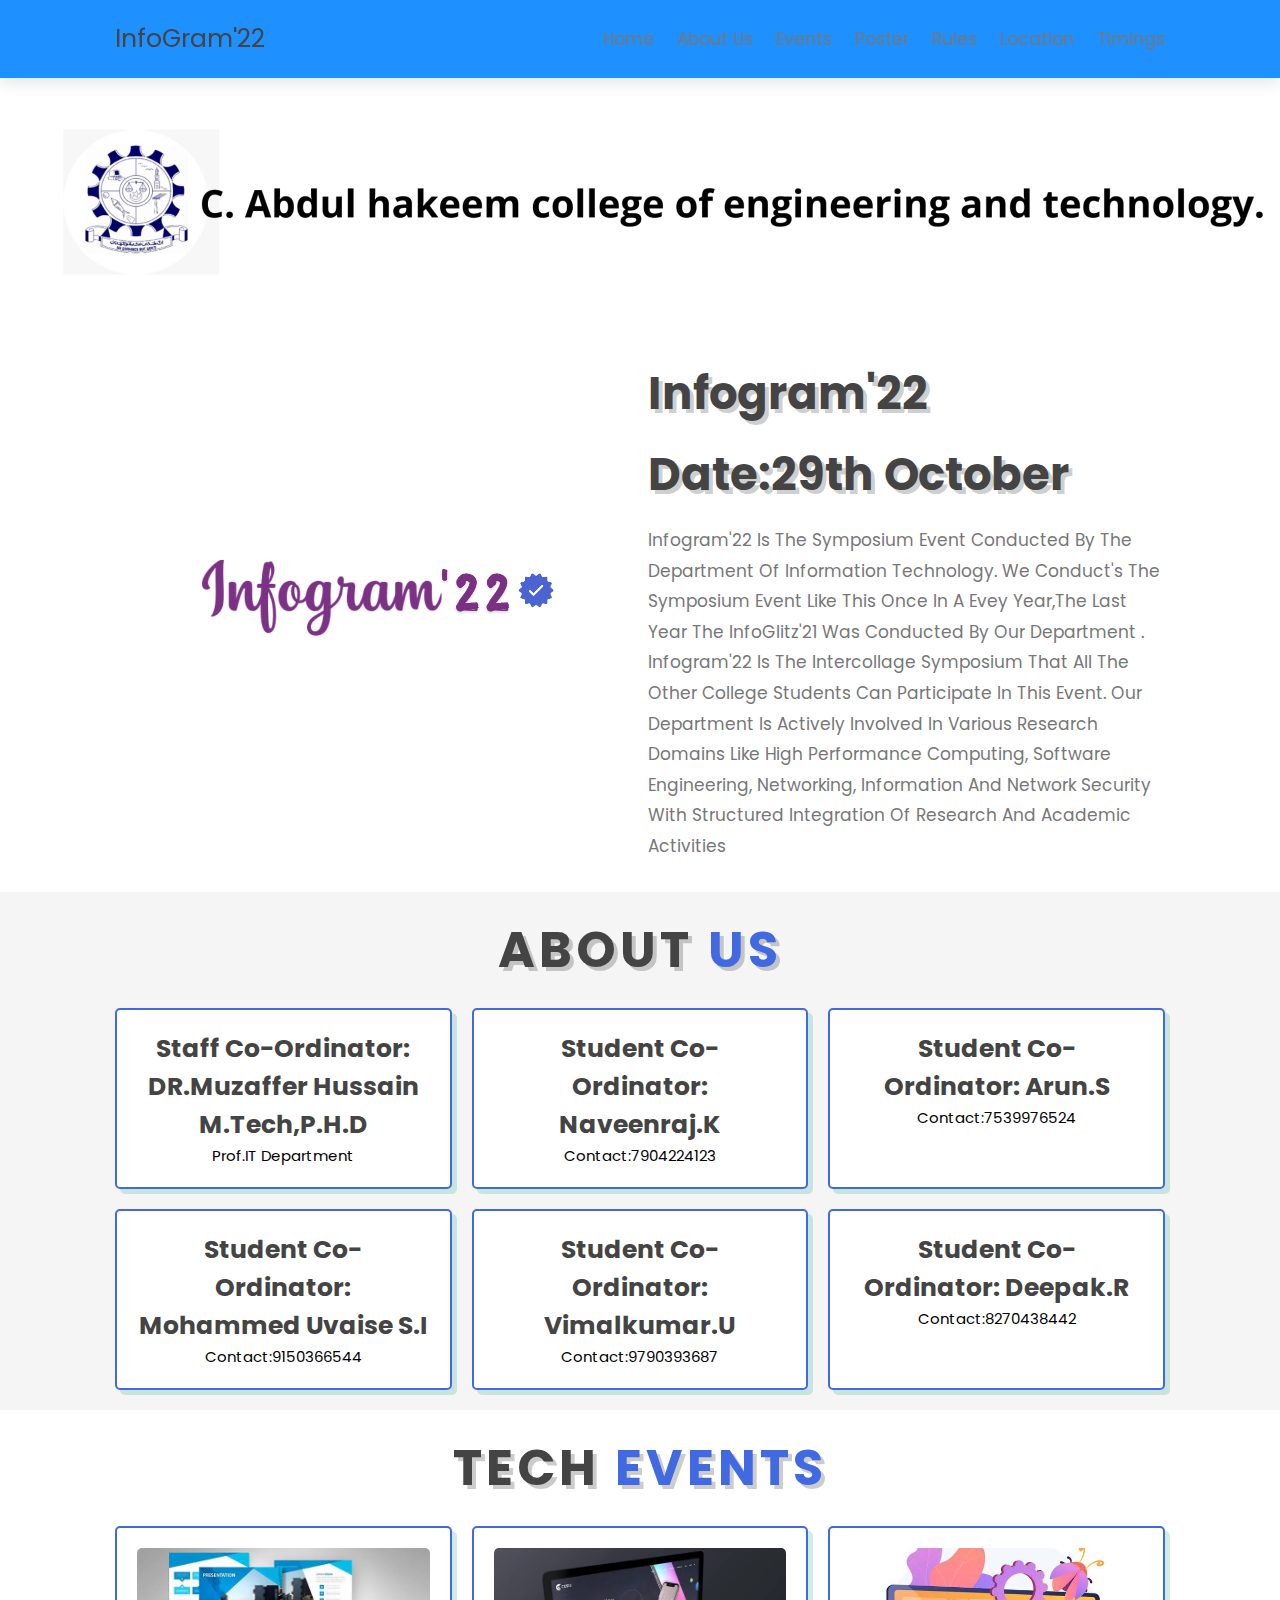
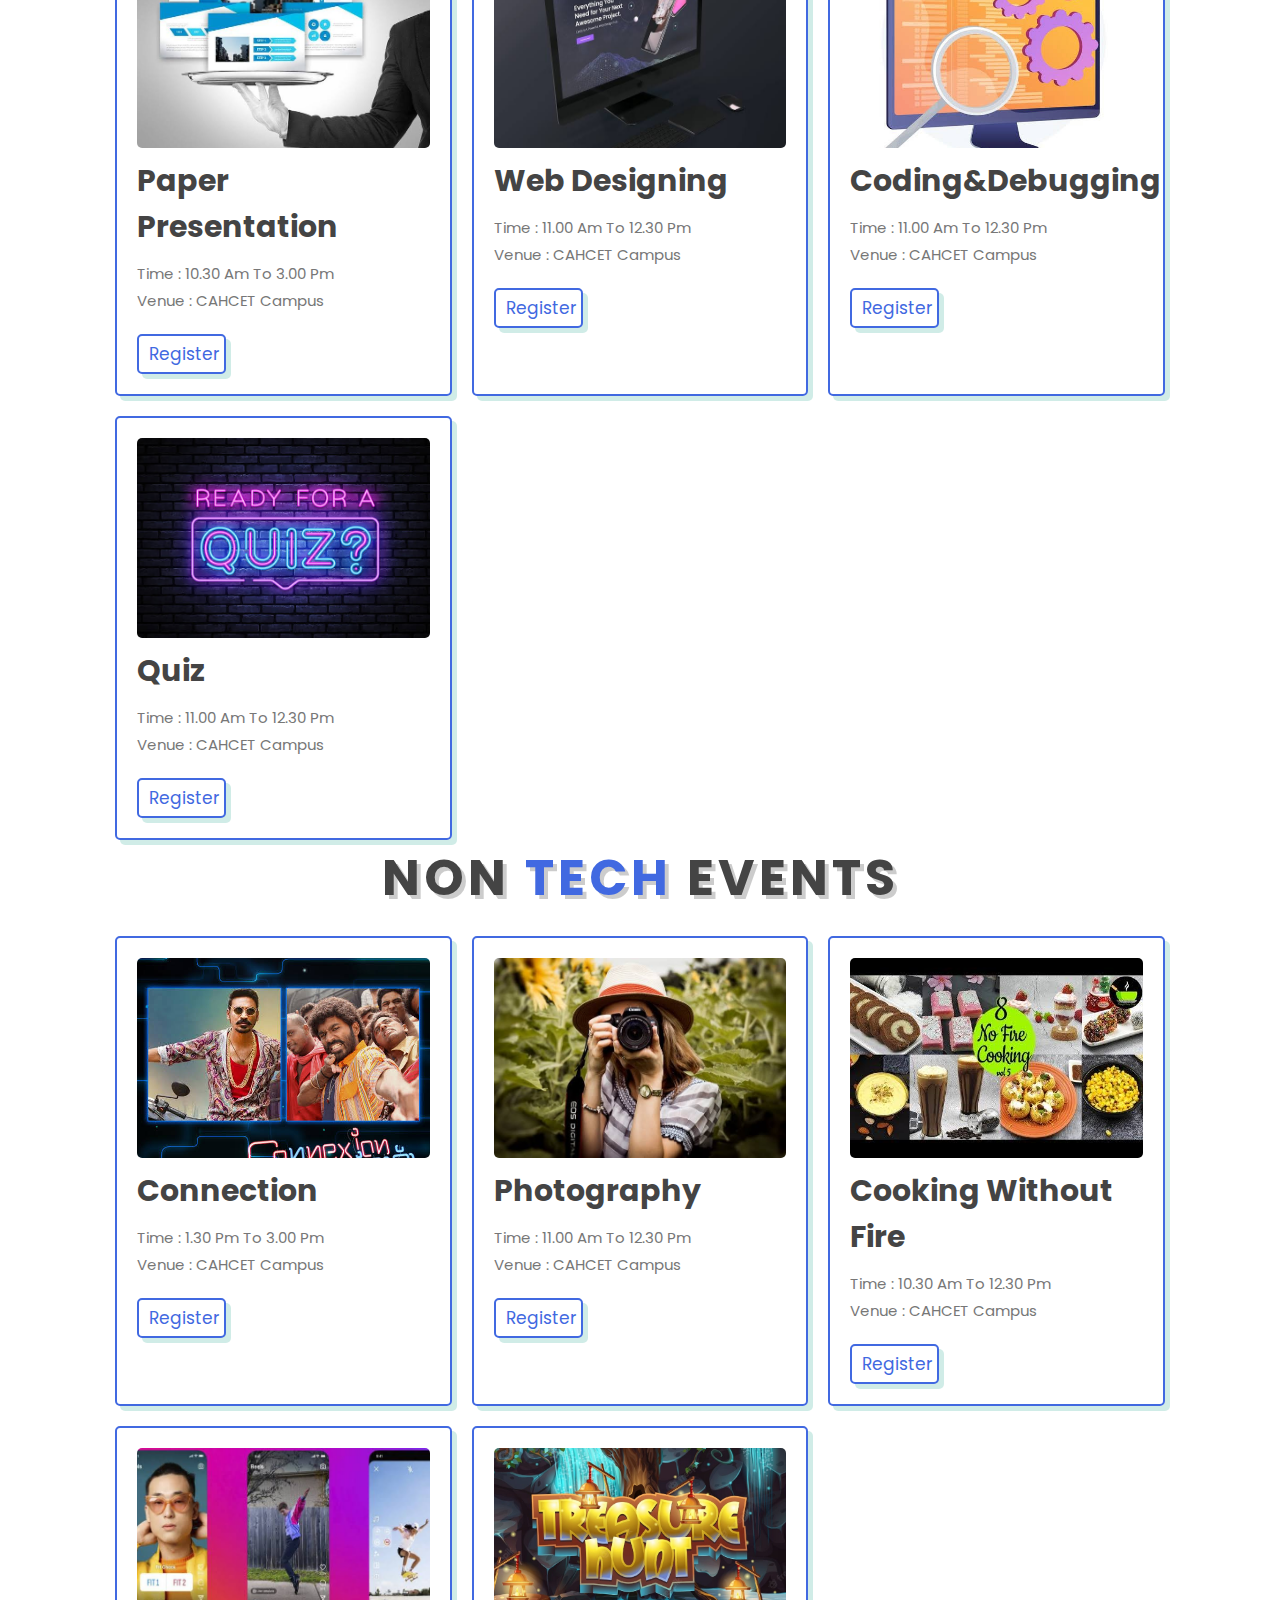
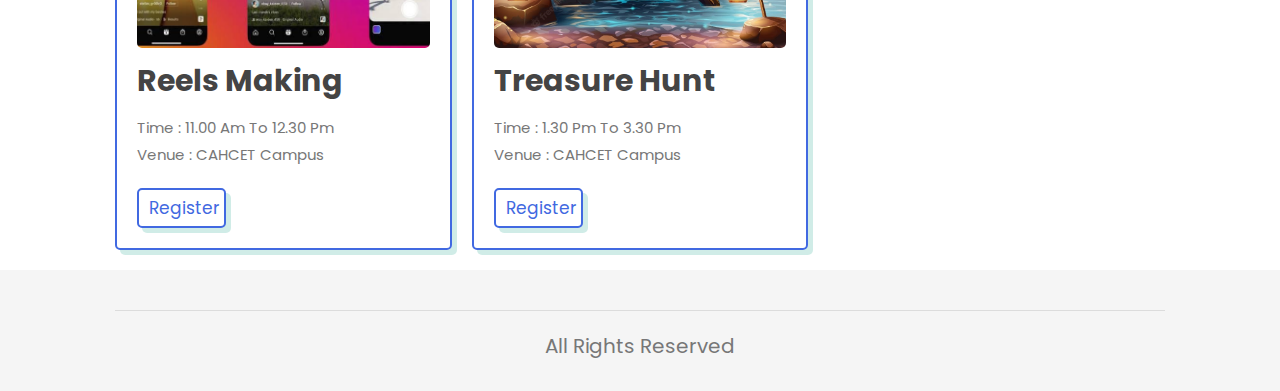
<file: index.html>
<!DOCTYPE html>
<html lang="en">
<head>
    <meta charset="UTF-8">
    <meta http-equiv="X-UA-Compatible" content="IE=edge">
    <meta name="viewport" content="width=device-width, initial-scale=1.0">
    <title>InfoGram'22 </title>

    <!-- font awesome cdn link  -->
    <link rel="stylesheet" href="https://cdnjs.cloudflare.com/ajax/libs/font-awesome/5.15.4/css/all.min.css">

    <!-- custom css file link  -->
    <link rel="stylesheet" href="css/style.css">

</head>
<body>
    
<!-- header section starts  -->

<header class="header">

    <a href="#" class="logo"> <i class="#"></i> InfoGram'22 </a>

    <nav class="navbar">
        <a href="#home">Home</a>
        <a href="#about">About us</a>
        <a href="#events">Events</a>
        <a href="poster.html">Poster</a>
        <a href="Rules.html">Rules</a>
        <a href="location.html">Location</a>
        <a href="Timing.html">Timings</a>
       
    </nav>

    <div id="menu-btn" class="fas fa-bars"></div>

</header>

<!-- header section ends -->

<div class="banner">
  <img src="images/IMG_20221017_201420.png">
</div>

<!-- home section starts  -->

<section class="home" id="home">

    <div class="image">
        <img src="images/IMG_20221017_192757.png" alt="">
    </div>

    <div class="content">
        <h3>Infogram'22 </h3>
        <h3>Date:29th October</h3>
        <p>Infogram'22 is the symposium event conducted by the department of Information Technology.
            We conduct's the  symposium event like this once in a evey year,the last year the InfoGlitz'21 was conducted by our 
            department .<br>
            Infogram'22 is the Intercollage Symposium that all the other college students can participate 
            in this event. Our department is actively involved in various research domains like High Performance Computing, Software Engineering, Networking, 
            Information and Network Security with structured integration of research and academic activities<br>
        </p>
       
    </div>

</section>

<!-- home section ends -->


<!---about starts-->

<section class="about" id="about">

  <h1 class="heading"> About<span> Us</span> </h1>

  <div class="box-container">

      <div class="box">
          <h3>Staff co-ordinator: DR.Muzaffer Hussain M.Tech,P.H.d</h3>
          <span>Prof.IT Department</span>
          
      </div>

      <div class="box"> 
          <h3>Student co-ordinator: Naveenraj.K </h3>
          <span>Contact:7904224123</span>
        
      </div>

      <div class="box">
        <h3>Student co-ordinator: Arun.S </h3>
        <span>Contact:7539976524</span>
      
    </div>

    <div class="box">
    
      <h3>Student co-ordinator: Mohammed Uvaise S.I </h3>
      <span>Contact:9150366544</span>
    
  </div>

  <div class="box">
    <h3>Student co-ordinator: Vimalkumar.U </h3>
    <span>Contact:9790393687</span>
  
</div>

<div class="box">
  <h3>Student co-ordinator: Deepak.R </h3>
  <span>Contact:8270438442</span>

</div>

  </div>

</section>


<!---about ends-->



<!-- event section starts  -->

<section class="events" id="events">

    <h1 class="heading">Tech<span> Events</span> </h1>

    <div class="box-container">

        <div class="box">
            <div class="image">
                <img src="images/ppt.jpeg" alt="">
            </div>
            <div class="content">
                <h3>Paper Presentation</h3>
                <p>Time : 10.30 Am to 3.00 Pm<br>
                Venue : CAHCET Campus</p>
                <a href="https://forms.gle/262CvYPPXBSHppbw6" class="btn"> Register  </a>
            </div>
        </div>

        <div class="box">
            <div class="image">
                <img src="images/wd.jpeg" alt="">
            </div>
            <div class="content">
                <h3>Web Designing</h3>
                <p>Time : 11.00 Am to 12.30 Pm<br>
                    Venue : CAHCET Campus </p>
                <a href="https://forms.gle/262CvYPPXBSHppbw6" class="btn"> Register  </a>
            </div>
        </div>

        <div class="box">
            <div class="image">
                <img src="images/cd.jpeg" alt="">
            </div>
            <div class="content">
                <h3>Coding&Debugging</h3>
                <p>Time : 11.00 Am to 12.30 Pm<br>
                    Venue : CAHCET Campus </p>
                <a href="https://forms.gle/262CvYPPXBSHppbw6" class="btn"> Register  </a>
            </div>
        </div>

        <div class="box">
          <div class="image">
              <img src="images/quiz.jpeg" alt="">
          </div>
          <div class="content">
              <h3>Quiz</h3>
              <p>Time : 11.00 Am to 12.30 Pm<br>
                Venue : CAHCET Campus </p>
              <a href="https://forms.gle/262CvYPPXBSHppbw6" class="btn"> Register </a>
          </div>
      </div>
</div>

<div class="events">

  <h1 class="heading">Non <span>Tech</span> Events </h1>


<div class="box-container">
      <div class="box">
        <div class="image">
            <img src="images/conn.jpeg" alt="">
        </div>
        <div class="content">
            <h3>Connection</h3>
            <p>Time : 1.30 Pm to 3.00 Pm<br>
                Venue : CAHCET Campus </p>
            <a href="https://forms.gle/262CvYPPXBSHppbw6" class="btn">Register  </a>
        </div>
    </div>

    <div class="box">
      <div class="image">
          <img src="images/photo.jpeg" alt="">
      </div>
      <div class="content">
          <h3>Photography</h3>
          <p>Time : 11.00 Am to 12.30 Pm<br>
            Venue : CAHCET Campus </p>
          <a href="https://forms.gle/262CvYPPXBSHppbw6" class="btn">Register </a>
      </div>
  </div>

  <div class="box">
    <div class="image">
        <img src="images/cwf.jpeg" alt="">
    </div>
    <div class="content">
        <h3>Cooking without fire</h3>
        <p>Time : 10.30 Am to 12.30 Pm<br>
            Venue : CAHCET Campus </p>
        <a href="https://forms.gle/262CvYPPXBSHppbw6" class="btn"> Register </a>
    </div>
</div>

<div class="box">
  <div class="image">
      <img src="images/WhatsApp Image 2022-10-18 at 10.31.36 AM.jpeg" alt="">
  </div>
  <div class="content">
      <h3>Reels making</h3>
      <p>Time : 11.00 Am to 12.30 Pm<br>
        Venue : CAHCET Campus </p>
      <a href="https://forms.gle/262CvYPPXBSHppbw6" class="btn"> Register  </a>
  </div>
</div>


<div class="box">
  <div class="image">
      <img src="images/WhatsApp Image 2022-10-18 at 10.31.35 AM.jpeg" alt="">
  </div>
  <div class="content">
      <h3>Treasure Hunt</h3>
      <p>Time : 1.30 Pm to 3.30 Pm<br>
        Venue : CAHCET Campus </p>
      <a href="https://forms.gle/262CvYPPXBSHppbw6" class="btn"> Register  </a>
  </div>


    </div>
    </div>
    </div>

</section>

<!-- event section ends -->





<section class="footer">
  <div class="credit"> All rights reserved </div>
</section>













<!-- js file link  -->
<script src="js/script.js"></script>

</body>
</html>
</file>
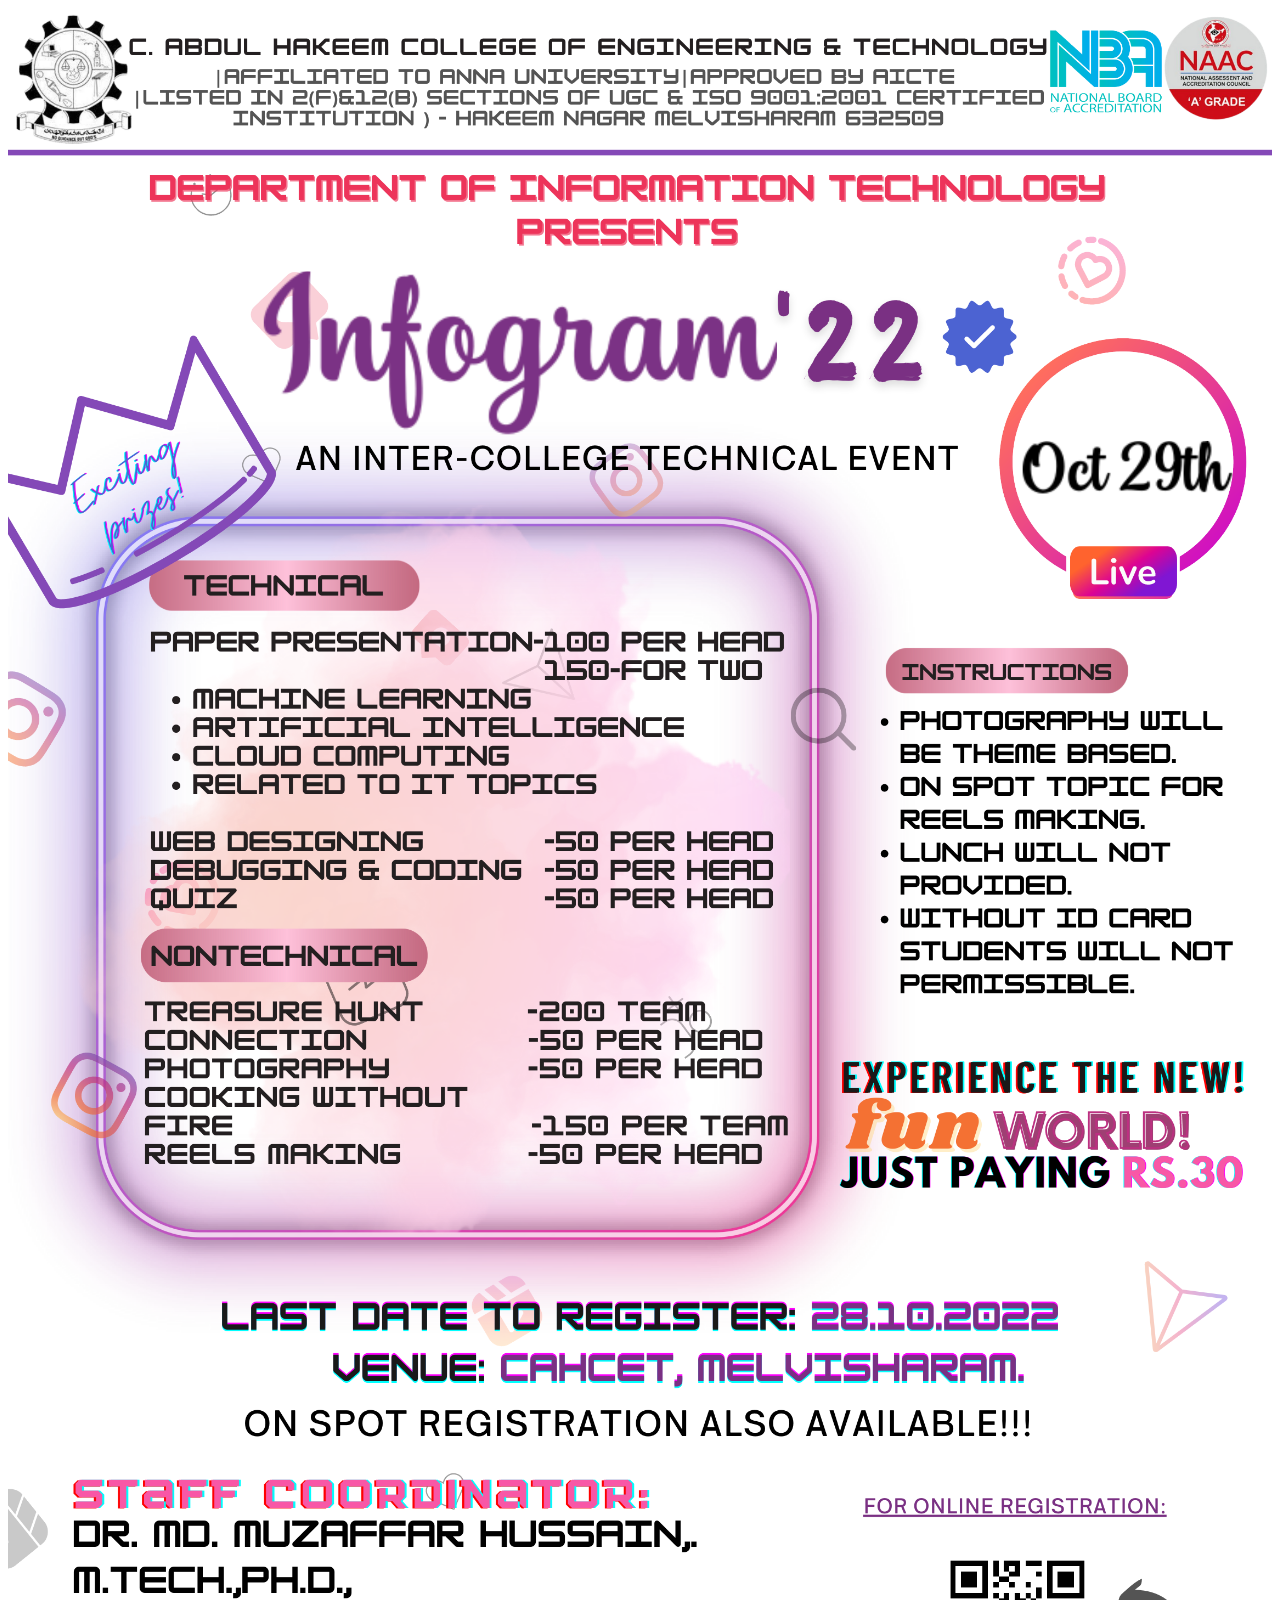
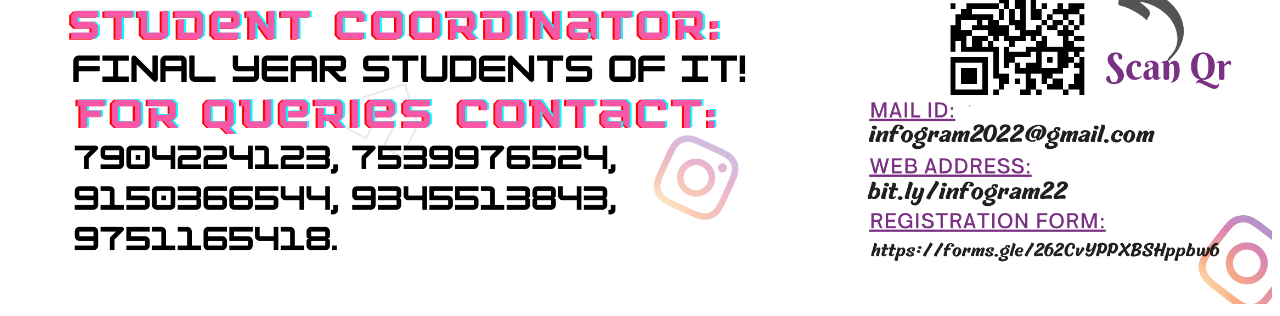
<file: poster.html>
<!DOCTYPE html>
<html lang="en">
<head>
    <meta charset="UTF-8">
    <meta http-equiv="X-UA-Compatible" content="IE=edge">
    <meta name="viewport" content="width=device-width, initial-scale=1.0">
    <title>Event Poster</title>
</head>
<body>
    <div class="banner">
        <img src="images/infogram_22.png"  height="auto" width="100%">
    </div>
</body>
</html>
</file>
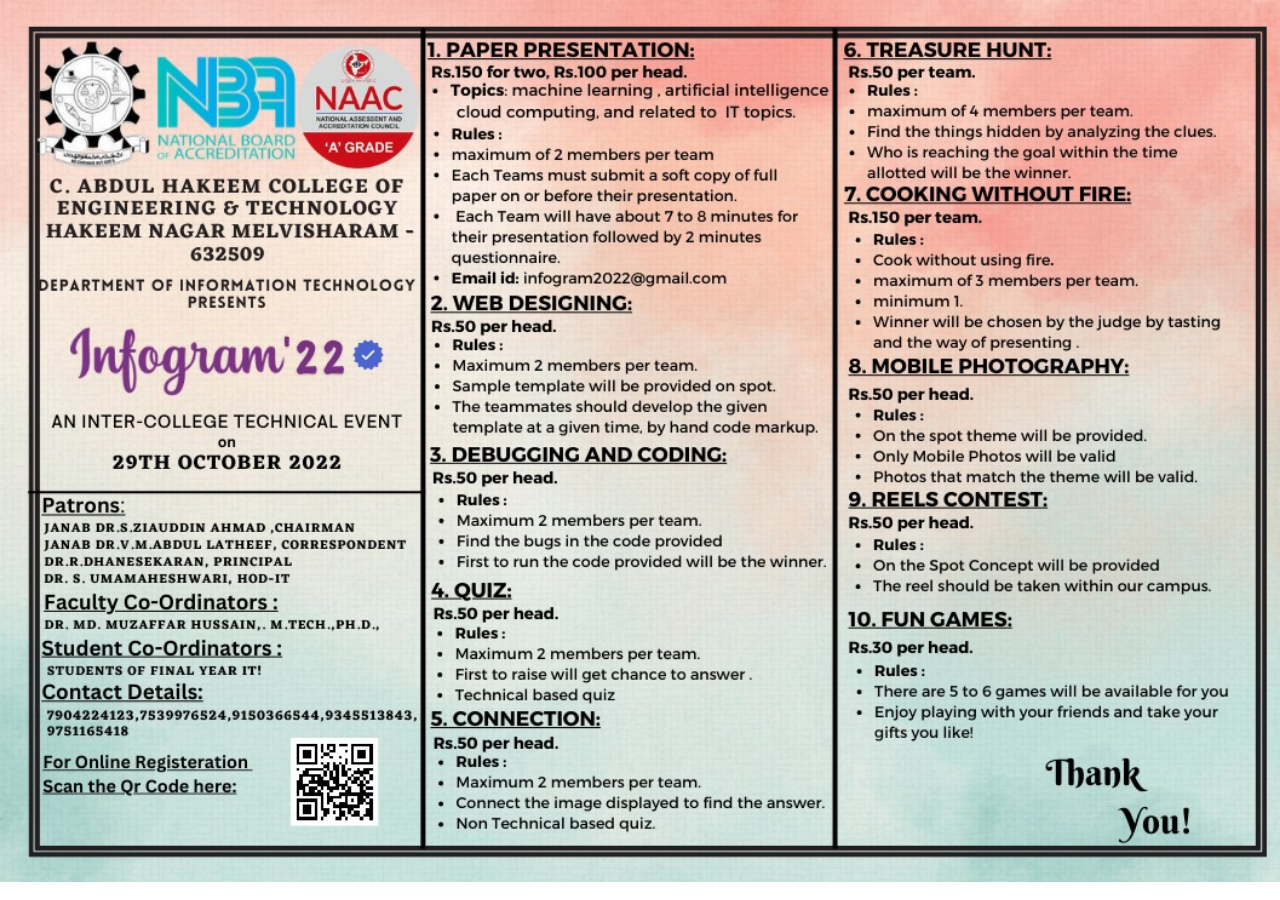
<file: Rules.html>
<!DOCTYPE html>
<html lang="en">
<head>
    <meta charset="UTF-8">
    <meta http-equiv="X-UA-Compatible" content="IE=edge">
    <meta name="viewport" content="width=device-width, initial-scale=1.0">
    <title>Rules</title>
    <link rel="stylesheet" href="css/style.css">
</head>
<body>

    <div class="poster">
        <div class="img">
                <img src="images/Rules.jpeg"><br>
        </div>
     
    </div>
    
</body>
</html>
</file>
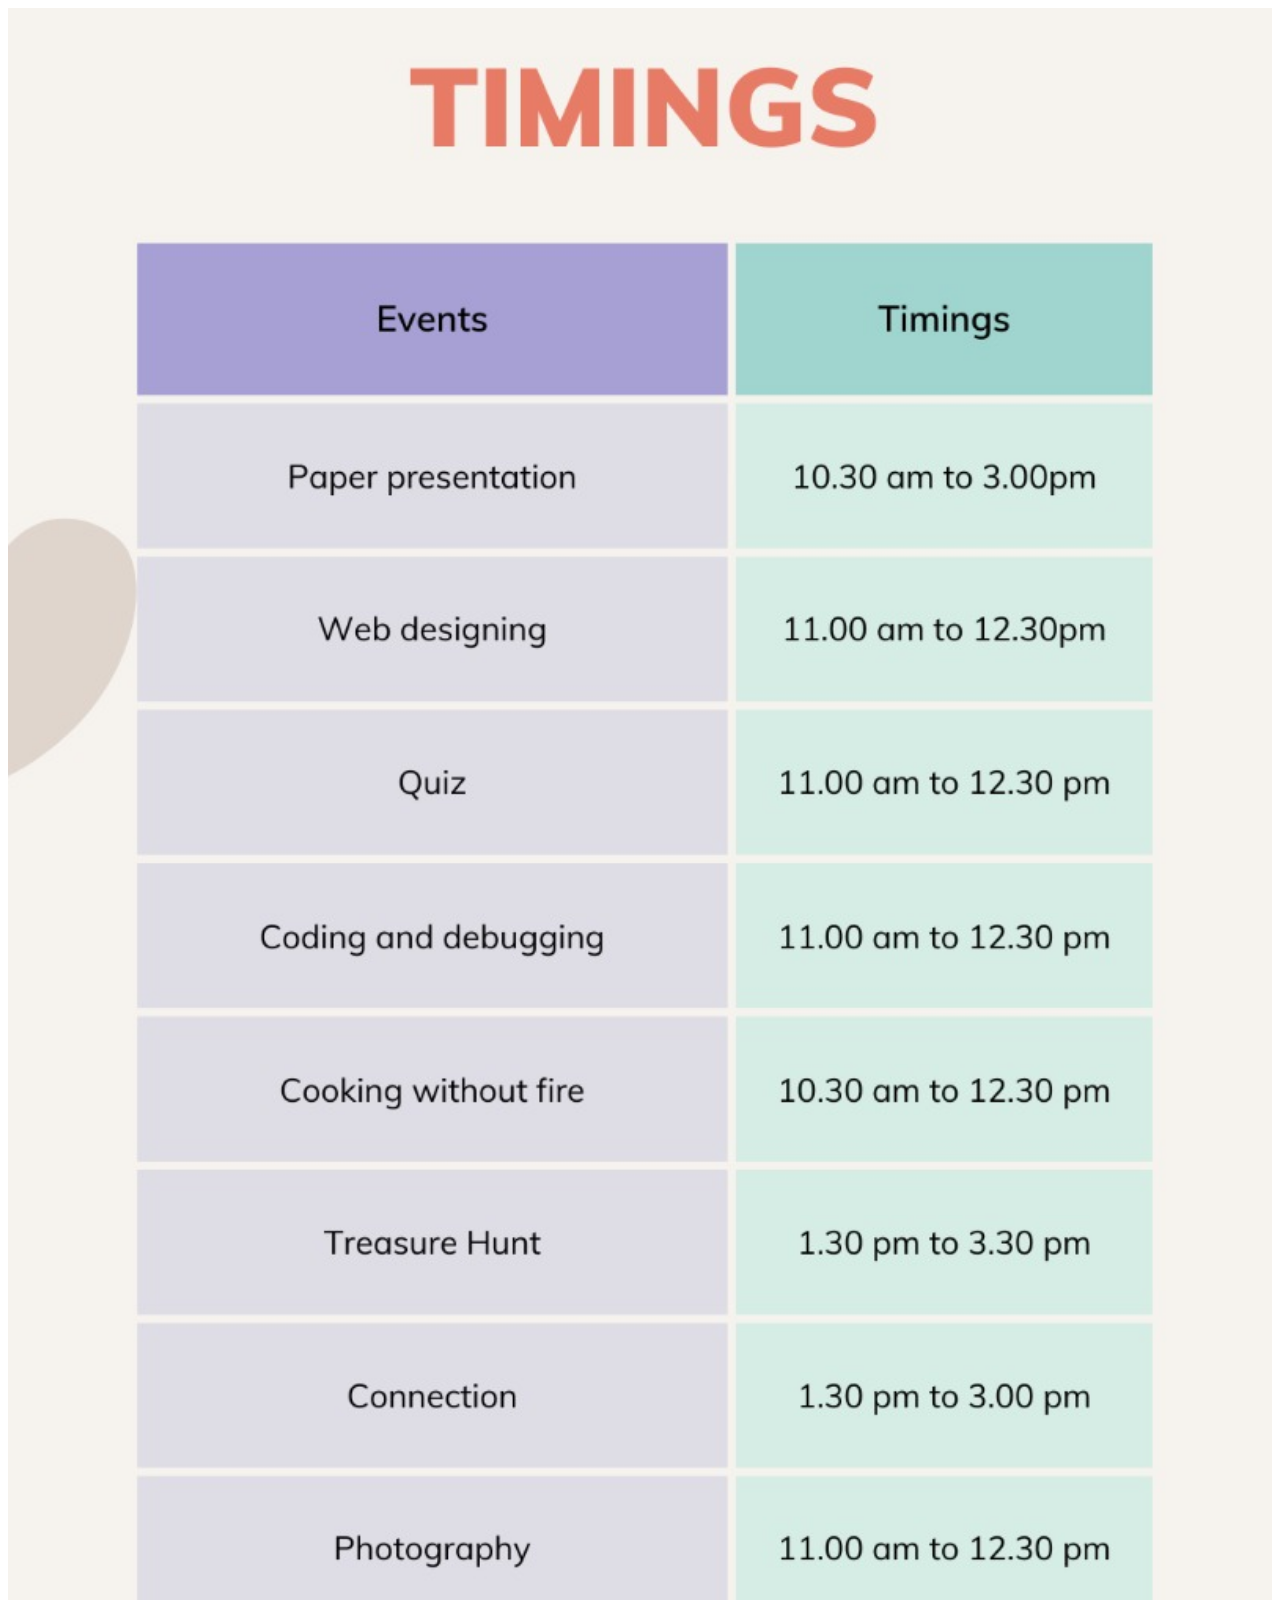
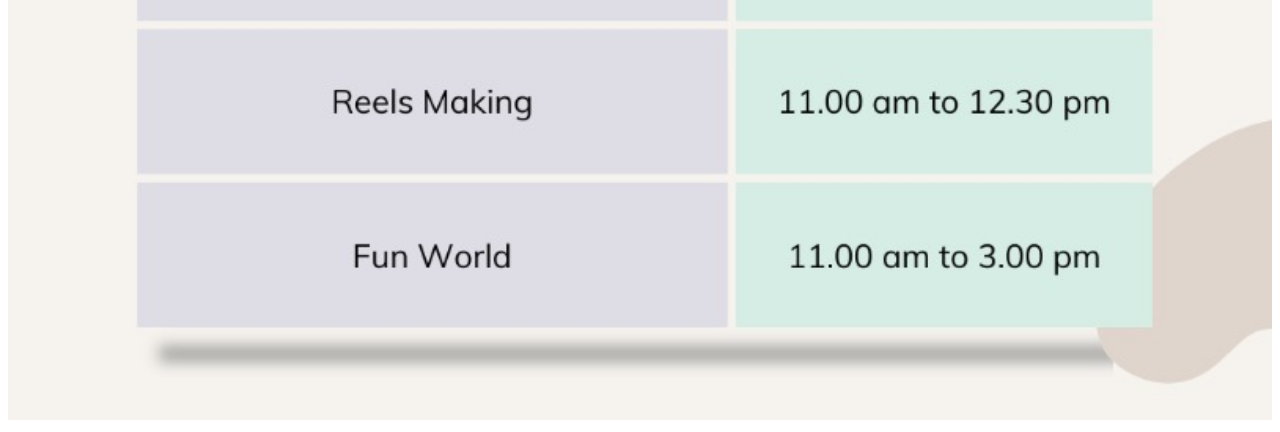
<file: Timing.html>
<!DOCTYPE html>
<html lang="en">
<head>
    <meta charset="UTF-8">
    <meta http-equiv="X-UA-Compatible" content="IE=edge">
    <meta name="viewport" content="width=device-width, initial-scale=1.0">
    <title>Timings</title>
</head>
<body>
    <div class="banner">
        <img src="images/Timing.jpeg" width="100%">
    </div>
</body>
</html>
</file>
<file: css/style.css>
@import url('https://fonts.googleapis.com/css2?family=Poppins:wght@100;200;300;400;500;600;700&display=swap');

:root{
    --blue:#4169E1;
    --black:#444;
    --hah:#1E90FF;
    --light-color:#777;
    --box-shadow:.5rem .5rem 0 rgba(22, 160, 133, .2);
    --text-shadow:.4rem .4rem 0 rgba(0, 0, 0, .2);
    --border:.2rem solid var(--blue);
}

*{
    font-family: 'Poppins', sans-serif;
    margin:0; padding: 0;
    box-sizing: border-box;
    outline: none; border: none;
    text-transform: capitalize;
    transition: all .2s ease-out;
    text-decoration: none;
}

html{
    font-size: 62.5%;
    overflow-x: hidden;
    scroll-padding-top: 7rem;
    scroll-behavior: smooth;
}


section{
    padding:2rem 9%;
}

section:nth-child(even){
    background: #f5f5f5;
}

.heading{
    text-align: center;
    padding-bottom: 2rem;
    text-shadow: var(--text-shadow);
    text-transform: uppercase;
    color:var(--black);
    font-size: 5rem;
    letter-spacing: .4rem;
}

.heading span{
    text-transform: uppercase;
    color:var(--blue);
}

.btn{
    display: inline-block;
    margin-top: 1rem;
    padding: .5rem;
    padding-left: 1rem;
    border:var(--border);
    border-radius: .5rem;
    box-shadow: var(--box-shadow);
    color:var(--blue);
    cursor: pointer;
    font-size: 1.7rem;
    background: #fff;
}

.btn span{
    padding:.7rem 1rem;
    border-radius: .5rem;
    background: var(--blue);
    color:#fff;
    margin-left: .5rem;
}

.btn:hover{
    background: var(--blue);
    color:#fff;
}

.btn:hover span{
    color: var(--blue);
    background:#fff;
    margin-left: 1rem;
}

.header{
    padding:2rem 9%;
    position: fixed;
    top:0; left: 0; right: 0;
    z-index: 1000;
    box-shadow: 0 .5rem 1.5rem rgba(0, 0, 0, .1);
    display: flex;
    align-items: center;
    justify-content: space-between;
    background: #fff;
}

.header .logo{
    font-size: 2.5rem;
    color: var(--black);
}

.header .logo i{
    color: var(--blue);
}

.header .navbar a{
    font-size: 1.7rem;
    color: var(--light-color);
    margin-left: 2rem;
}

.header .navbar a:hover{
    color: var(--blue);
}

.header{
  background: var(--hah)
}

#menu-btn{
    font-size: 2.5rem;
    border-radius: .5rem;
    background: #eee;
    color:var(--blue);
    padding: 1rem 1.5rem;
    cursor: pointer;
    display: none;
}


.banner img{
padding-top: 100px;
  width: 100%;
 
}

.home{
    display: flex;
    align-items: center;
    flex-wrap: wrap;
    gap:1.5rem;
    padding-top: 5rem;
}

.home .image{
    flex:1 1 45rem;
}

.home .image img{
    width: 100%;
}

.home .content{
    flex:1 1 45rem;
}

.home .content h3{
    font-size: 4.5rem;
    color:var(--black);
    line-height: 1.8;
    text-shadow: var(--text-shadow);
}

.home .content p{
    font-size: 1.7rem;
    color:var(--light-color);
    line-height: 1.8;
    padding: 1rem 0;
}

.icons-container{
    display: grid;
    gap:2rem;
    grid-template-columns: repeat(auto-fit, minmax(20rem, 1fr));
    padding-top: 5rem;
    padding-bottom: 5rem;
}

.icons-container .icons{
    border:var(--border);
    box-shadow: var(--box-shadow);
    border-radius: .5rem;
    text-align: center;
    padding: 2.5rem;
}

.icons-container .icons i{
    font-size: 4.5rem;
    color:var(--blue);
    padding-bottom: .7rem;
}

.icons-container .icons h3{
    font-size: 4.5rem;
    color:var(--black);
    padding: .5rem 0;
    text-shadow: var(--text-shadow);
}

.icons-container .icons p{
    font-size: 1.7rem;
    color:var(--hah);
}








.about .box-container{
  display: grid;
  grid-template-columns: repeat(auto-fit, minmax(30rem, 1fr));
  gap:2rem;
}

.about .box-container .box{
  text-align: center;
  background:#fff;
  border-radius: .5rem;
  border:var(--border);
  box-shadow: var(--box-shadow);
  padding:2rem;
}

.about .box-container .box img{
  height: 20rem;
  border:var(--border);
  border-radius: .5rem;
  margin-top: 1rem;
  margin-bottom: 1rem;
}

.about .box-container .box h3{
  color:var(--black);
  font-size: 2.5rem;
}

.about .box-container .box span{
  color:var(--green);
  font-size: 1.5rem;
}

.about .box-container .box .share{
  padding-top: 2rem;
}

.about .box-container .box .share a{
  height: 5rem;
  width: 5rem;
  line-height: 4.5rem;
  font-size: 2rem;
  color:var(--green);
  border-radius: .5rem;
  border:var(--border);
  margin:.3rem;
}

.about .box-container .box .share a:hover{
  background:var(--green);
  color:#fff;
  box-shadow: var(--box-shadow);
}






.events .box-container{
    display: grid;
    grid-template-columns: repeat(auto-fit, minmax(30rem, 1fr));
    gap:2rem;
}

.events .box-container .box{
    border:var(--border);
    box-shadow: var(--box-shadow);
    border-radius: .5rem;
    padding: 2rem;
}

.events .box-container .box .image{
    height: 20rem;
    overflow:hidden;
    border-radius: .5rem;
}

.events .box-container .box .image img{
    height: 100%;
    width: 100%;
    object-fit: cover;
}

.events .box-container .box:hover .image img{
    transform:scale(1.2);
}

.events .box-container .box .content{
    padding-top: 1rem;
}

.events .box-container .box .content .icon{
    padding: 1rem 0;
    display: flex;
    align-items: center;
    justify-content: space-between;
}

.events .box-container .box .content .icon a{
    font-size: 1.4rem;
    color: var(--light-color);
}

.events .box-container .box .content .icon a:hover{
    color:var(--hah);
}

.events .box-container .box .content .icon a i{
    padding-right: .5rem;
    color: var(--hah);
}

.events .box-container .box .content h3{
    color:var(--black);
    font-size: 3rem;
}

.events .box-container .box .content p{
    color:var(--light-color);
    font-size: 1.5rem;
    line-height: 1.8;
    padding:1rem 0;
}

.footer .credit{
  padding: 1rem;
  padding-top: 2rem;
  margin-top: 2rem;
  text-align: center;
  font-size: 2rem;
  color:var(--light-color);
  border-top: .1rem solid rgba(0, 0, 0, .1);
}


.poster img{
    height: auto;
    width: 100%;
}

 
.poster .btn{
    margin-left: 70px;

}







/* media queries  */
@media (max-width:991px){

    html{
        font-size: 55%;
    }

    .header{
        padding: 2rem;
    }

    section{
        padding:2rem;
    }

}

@media (max-width:768px){

    #menu-btn{
        display: initial;
    }

    .header .navbar{
        position: absolute;
        top:115%; right: 2rem;
        border-radius: .5rem;
        box-shadow: var(--box-shadow);
        width: 30rem;
        border: var(--border);
        background: #fff;
        transform: scale(0);
        opacity: 0;
        transform-origin: top right;
        transition: none;
    }

    .header .navbar.active{
        transform: scale(1);
        opacity: 1;
        transition: .2s ease-out;
    }

    .header .navbar a{
        font-size: 2rem;
        display: block;
        margin:2.5rem;
    }

}

@media (max-width:450px){

    html{
        font-size: 50%;
    }

}
</file>
